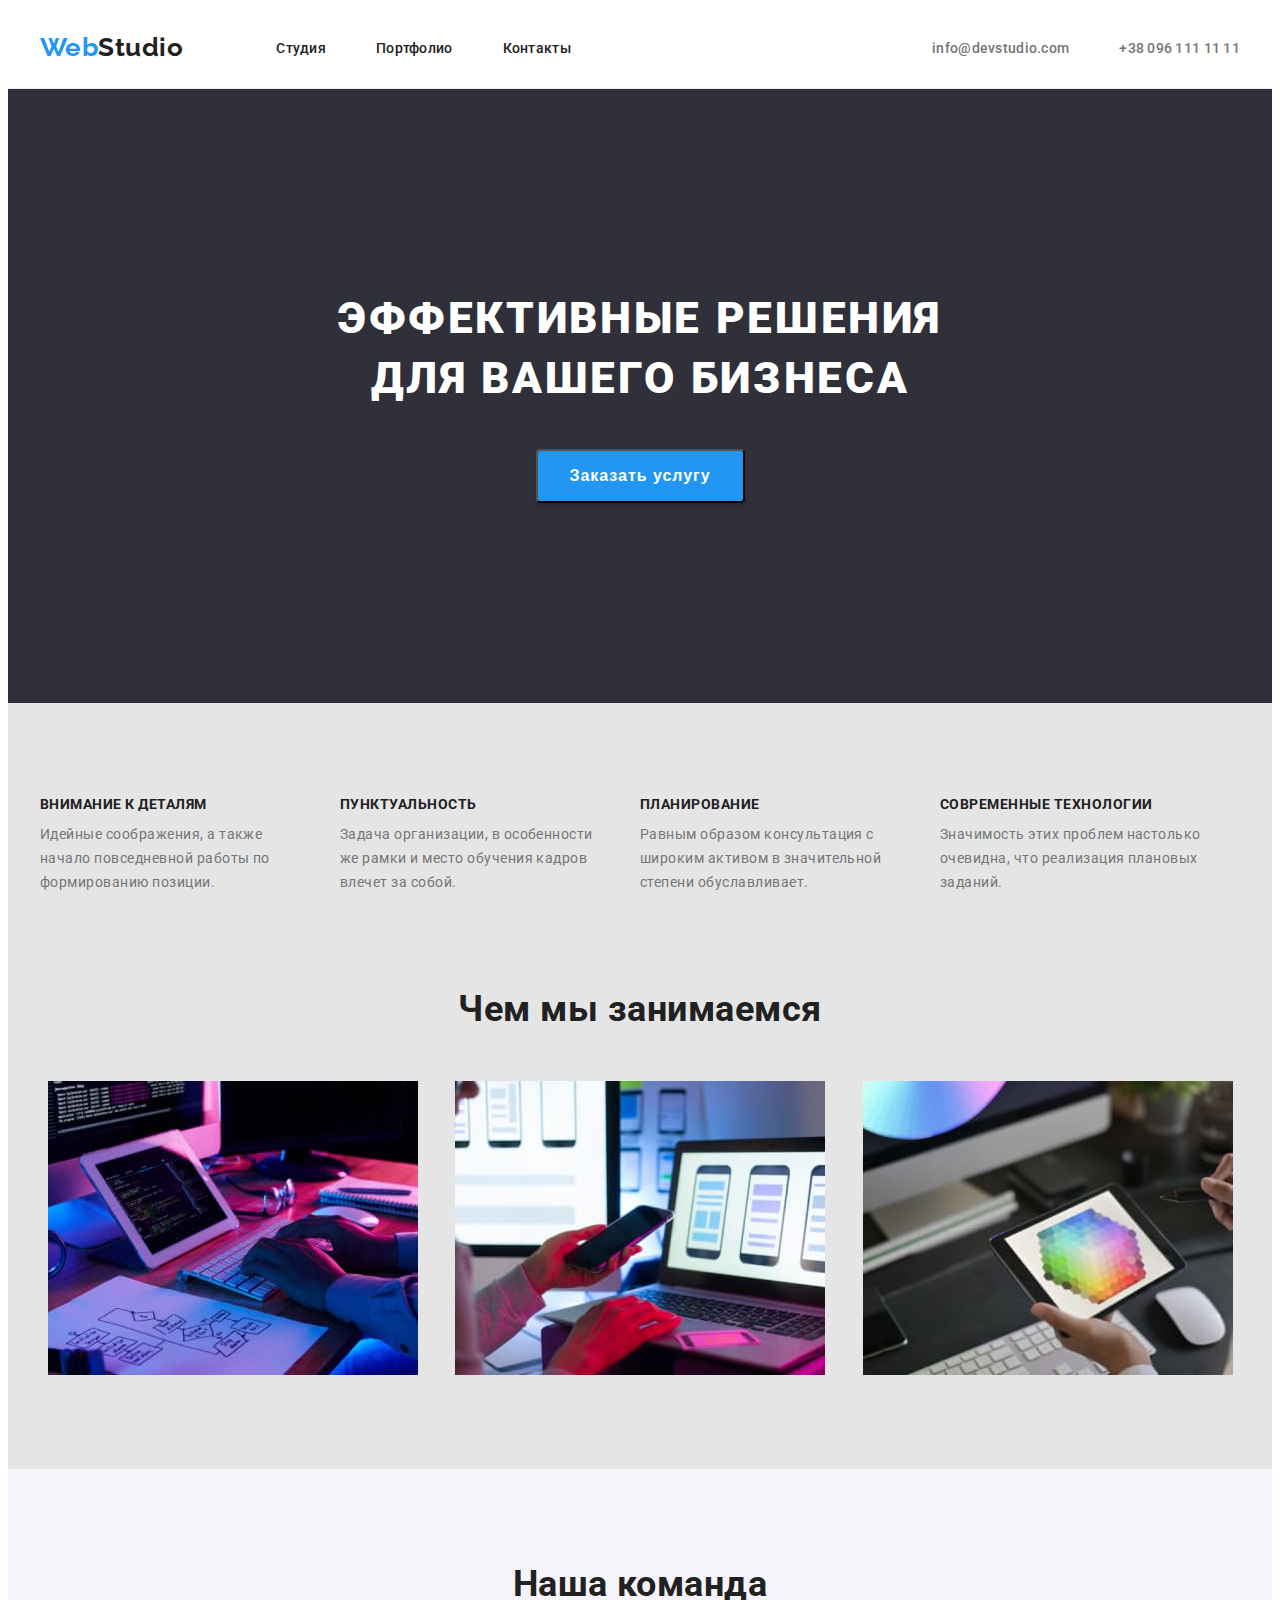
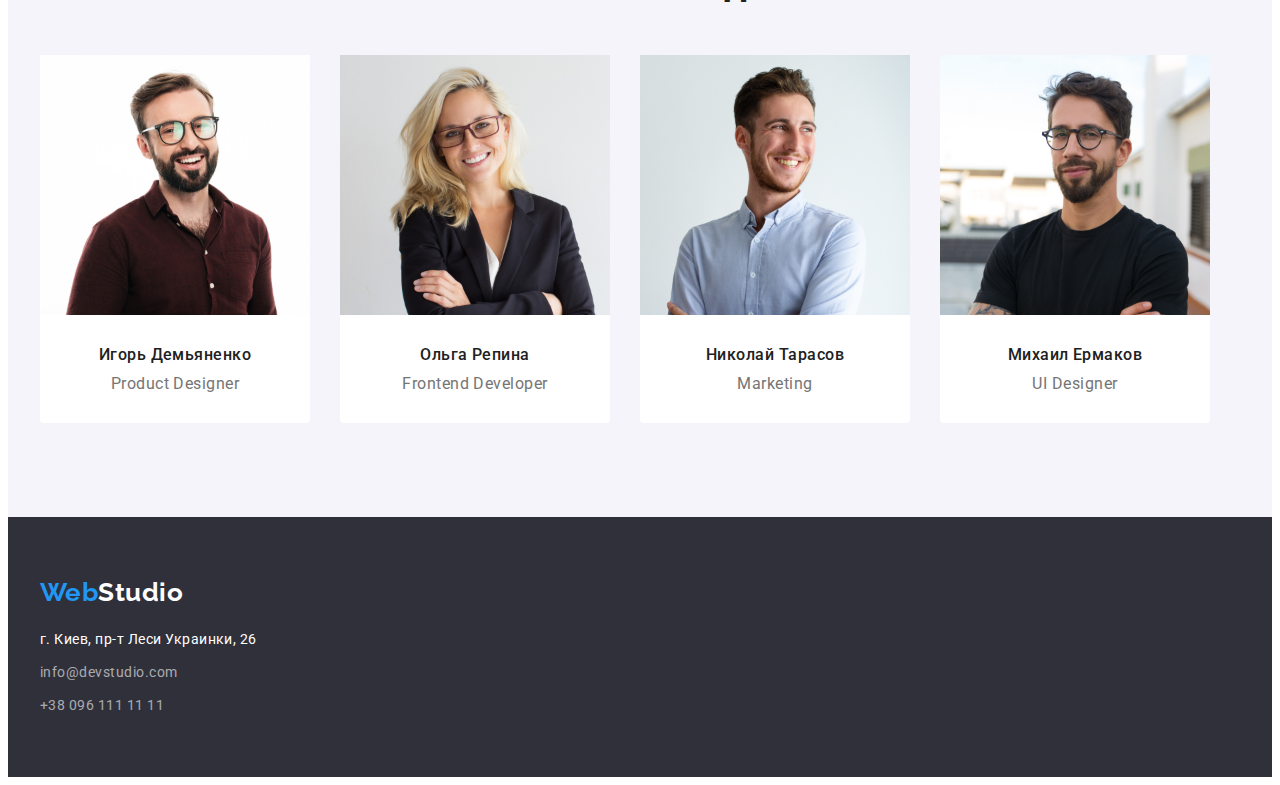
<file: index.html>
<!DOCTYPE html>
<html lang="ru">
<head>
    <meta charset="UTF-8">
    <meta http-equiv="X-UA-Compatible" content="IE=edge">
    <meta name="viewport" content="width=device-width, initial-scale=1.0">
    <title>Document</title>    
    <link rel="preconnect" href="https://fonts.googleapis.com">
    <link rel="preconnect" href="https://fonts.gstatic.com" crossorigin>
    <link href="https://fonts.googleapis.com/css2?family=Raleway:wght@700&family=Roboto:wght@400;500;700;900&display=swap"
        rel="stylesheet">
    <link rel="stylesheet" href="https://cdnjs.cloudflare.com/ajax/libs/modern-normalize/1.1.0/modern-normalize.min.css"
        integrity="sha512-wpPYUAdjBVSE4KJnH1VR1HeZfpl1ub8YT/NKx4PuQ5NmX2tKuGu6U/JRp5y+Y8XG2tV+wKQpNHVUX03MfMFn9Q=="
        crossorigin="anonymous" referrerpolicy="no-referrer" />
    <link rel="stylesheet" href="./css/styles.css" />
</head>
<body>
    
    <header class="header">
        <div class="menu container">
        <nav class="nav">
            <a href="./index.html" class="logo link">Web<span>Studio</span></a>  

            <ul class="site-nav list">
                <li class="item"><a href="./index.html" class="studio link">Студия</a></li>
                <li class="item"><a href="./portfolio.html" class="portfolio link">Портфолио</a></li>
                <li class="item"><a href="./contact" class="contact link">Контакты</a></li>
                </ul>
        </nav>

            <ul class="site-contact list"> 
                <li class="item"><a href="mailto:info@devstudio.com" class="email link">info@devstudio.com</a></li>
                <li class="item"><a href="tel:+380961111111" class="tel link">+38 096 111 11 11</a></li>
            </ul>
        </div>
    </header>

    <main>
        <section class="hero">
            <h1 class="hero-title">Эффективные решения<br> для вашего бизнеса</h1>
            <button type="button" name="Заказать услугу">Заказать услугу</button>
        </section>

        <section class="feature">
            <div class="container">
            <h2 class="feature-title">Особенности</h2>

            <ul class="list feature-list">
                <li class="item">
                    <h3 class="list-title">Внимание к деталям</h3>
                    <p class="text">Идейные соображения, а также начало повседневной работы по формированию позиции.</p>
                </li>

                <li class="item">
                    <h3 class="list-title">Пунктуальность</h3>
                    <p class="text">Задача организации, в особенности же рамки и место обучения кадров влечет за собой.</p>
                </li>

                <li class="item">
                    <h3 class="list-title">Планирование</h3>
                    <p class="text">Равным образом консультация с широким активом в значительной степени обуславливает.</p>
                </li>

                <li class="item">
                    <h3 class="list-title">Современные технологии</h3>
                    <p class="text">Значимость этих проблем настолько очевидна, что реализация плановых заданий.</p>
                </li>
            </ul>
            </div>

        </section>

        <section class="section aboutus">
            <div class="container">
            <h2 class="section-title">Чем мы занимаемся</h2>
            <ul class="list work">
                <li class="item"><img src="./images/comp.jpg" alt="Человек сидит за компьютером" width="370" /> </li>
                <li class="item"><img src="./images/tel.jpg" alt="Человек с телефоном в руках" width="370"/></li>
                <li class="item"><img src="./images/tab.jpg" alt="Человек с планшетом в руках" width="370" /></li>
            </ul>
            </div>
        </section>

        <section class="section ourteam">
            <div class="container">
            <h2 class="section-title">Наша команда</h2>
            <ul class="team list ">
                <li class="item">
                    <img src="./photo/igor.jpg" alt="Фото Игоря Демьяненко" width="270"  />
                <div class="name"><h3 class="team-title">Игорь Демьяненко</h3>
                    <p class="text">Product Designer</p></div>
                
                </li>

                <li class="item">
                    <img src="./photo/olga.jpg" alt="Фото Ольга Репина" width="270"   />
                <div class="name"><h3 class="team-title">Ольга Репина</h3>
                    <p class="text">Frontend Developer</p>
                </div>
                </li>

                <li class="item">
                    <img src="./photo/nikolay.jpg" alt="Фото Николай Тарасов" width="270"  />
                <div class="name"><h3 class="team-title">Николай Тарасов</h3>
                    <p class="text">Marketing</p>
                </div>
                </li>

                <li class="item">
                    <img src="./photo/mikhail.jpg" alt="Фото Михаил Ермаков" width="270"  />
                <div class="name"><h3 class="team-title">Михаил Ермаков</h3>
                    <p class="text">UI Designer</p>
                </div>
                </li>
            </ul>
            </div>
        </section>
    </main>

    <footer>
        <div class="container footer">

            <a href="/" class="logo link">Web<span>Studio</span></a>

            <address class="address">
                <a href="https://bit.ly/3pXMvUd" class="street link" target="_blank" rel="noopener noreferrer">г. Киев, пр-т
                Леси Украинки, 26</a>
                <a href="mailto:info@devstudio.com" class="email link">info@devstudio.com</a>
                <a href="tel:+380961111111" class="tel link">+38 096 111 11 11</a>
            </address>
        </div>
    </footer>
</body>
</html>
</file>
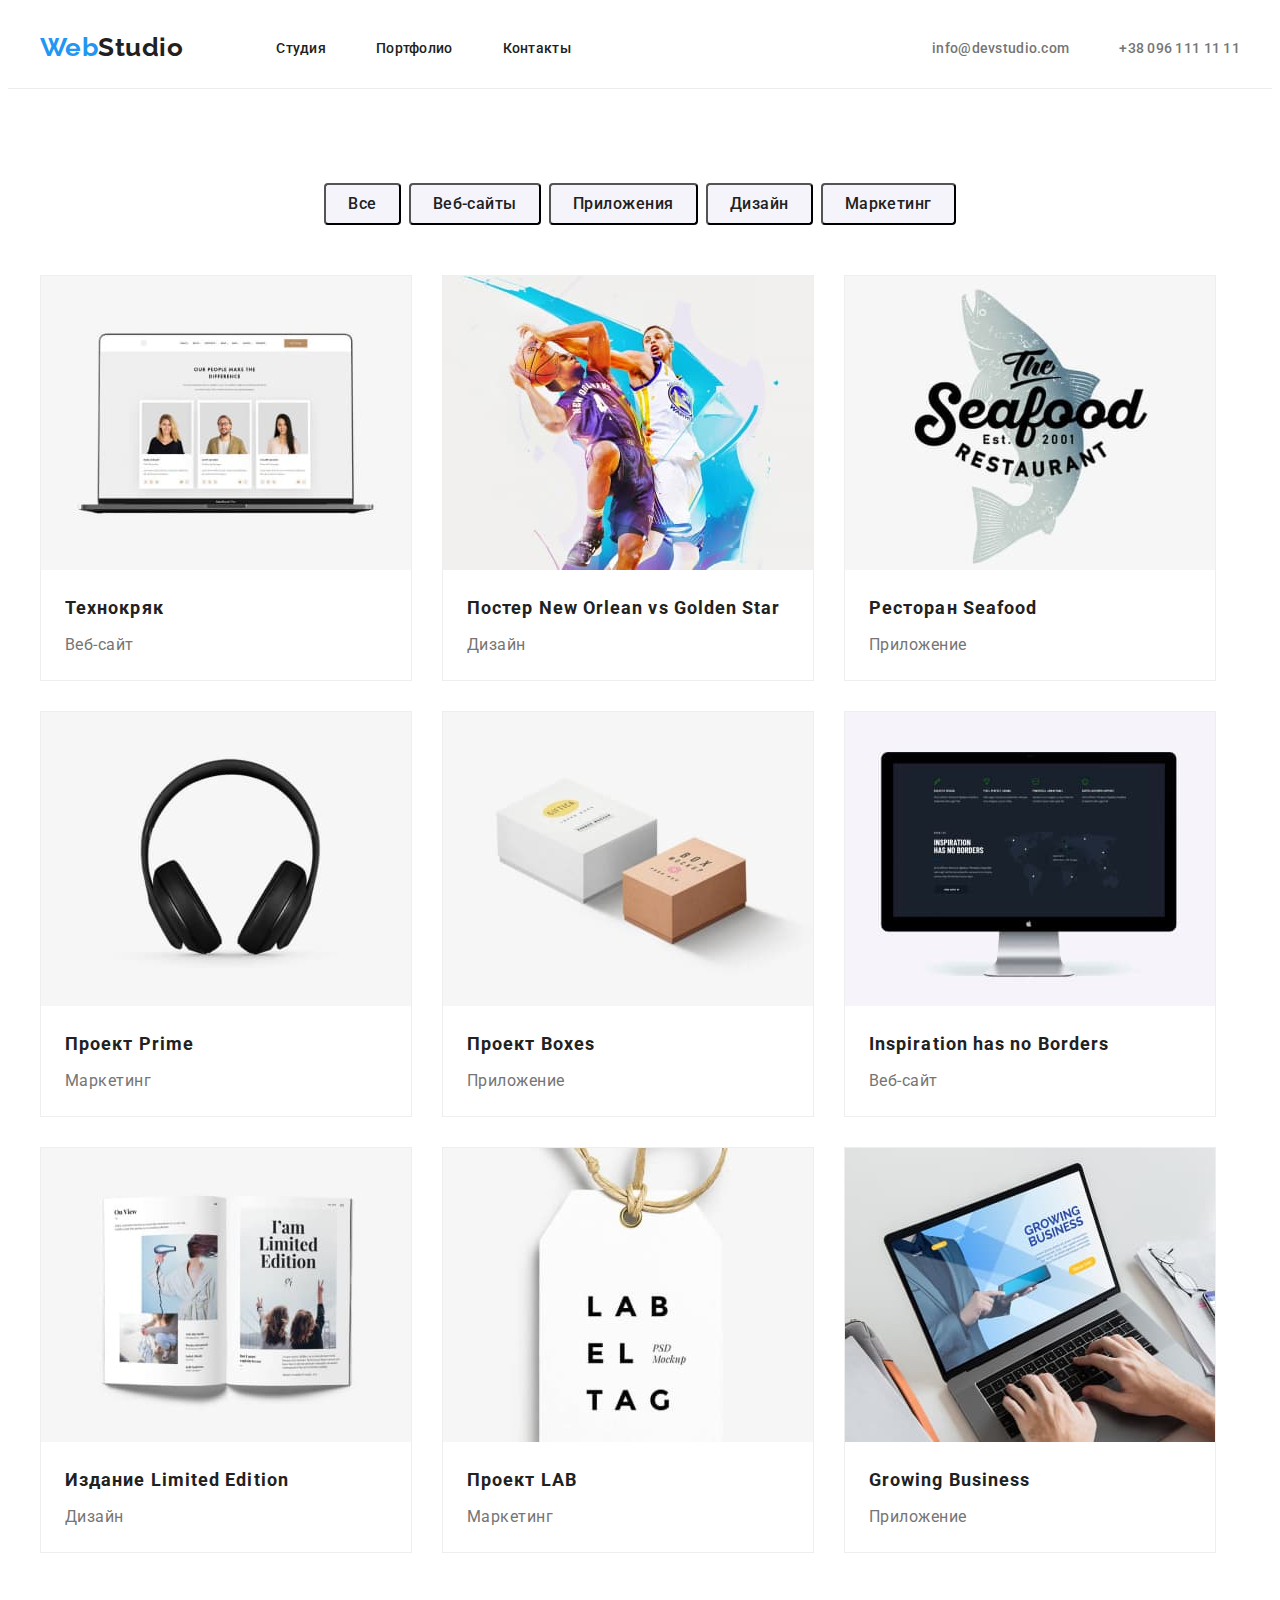
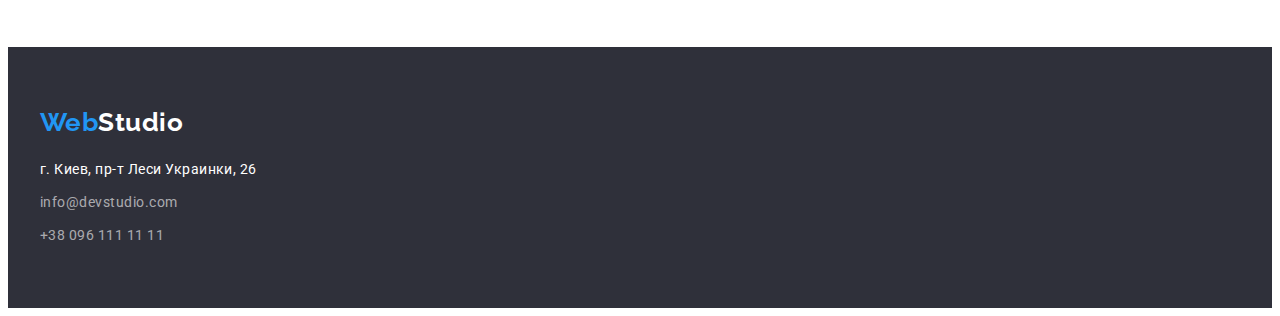
<file: portfolio.html>
<!DOCTYPE html>
<html lang="en">
<head>
    <meta charset="UTF-8">
    <meta http-equiv="X-UA-Compatible" content="IE=edge">
    <meta name="viewport" content="width=device-width, initial-scale=1.0">
    <title>portfolio</title>    
    <link rel="preconnect" href="https://fonts.googleapis.com">
    <link rel="preconnect" href="https://fonts.gstatic.com" crossorigin>
    <link href="https://fonts.googleapis.com/css2?family=Raleway:wght@700&family=Roboto:wght@400;500;700;900&display=swap"
        rel="stylesheet">
    <link rel="stylesheet" href="https://cdnjs.cloudflare.com/ajax/libs/modern-normalize/1.1.0/modern-normalize.min.css"
        integrity="sha512-wpPYUAdjBVSE4KJnH1VR1HeZfpl1ub8YT/NKx4PuQ5NmX2tKuGu6U/JRp5y+Y8XG2tV+wKQpNHVUX03MfMFn9Q=="
        crossorigin="anonymous" referrerpolicy="no-referrer" />
    <link rel="stylesheet" href="./css/styles.css" />
</head>

<body>
    <header class="header">
        <div class="menu container">
            <nav class="nav">
                <a href="./index.html" class="logo link">Web<span>Studio</span></a>
    
                <ul class="site-nav list">
                    <li class="item"><a href="./index.html" class="studio link">Студия</a></li>
                    <li class="item"><a href="./portfolio.html" class="portfolio link">Портфолио</a></li>
                    <li class="item"><a href="./contact" class="contact link">Контакты</a></li>
                </ul>
            </nav>
    
            <ul class="site-contact list">
                <li class="item"><a href="mailto:info@devstudio.com" class="email link">info@devstudio.com</a></li>
                <li class="item"><a href="tel:+380961111111" class="tel link">+38 096 111 11 11</a></li>
            </ul>
        </div>
    </header>

    <main>
        <section class="filtr">
            <h1 class="feature-title">Фильтр</h1>
            <ul class="list buttons">
                <li class="item">
                    <button type="button" name="Все">Все</button>
                </li>
                <li class="item">
                    <button type="button" name="Веб-сайты">Веб-сайты</button>
                </li>
                <li class="item">
                    <button type="button" name="Приложения">Приложения</button>
                </li>
                <li class="item">
                    <button type="button" name="Дизайн">Дизайн</button>
                </li>
                <li class="item">
                    <button type="button" name="Маркетинг">Маркетинг</button>
                </li>
            </ul>

            <ul class="projects list container">
                <li class="item"> <a href="#" class="link">
                    <img src="./images/tekhnokr.jpg" alt="Фото ноутбука" width="370"  />
                    <div class="content">
                    <h2 class="projects-title">Технокряк</h2>
                    <p class="text">Веб-сайт</p></div>
                </a>
                    
                </li>

                <li class="item"> <a href="#" class="link">
                    <img src="./images/neworleanvsgoldenstar.jpg" alt="Постер баскетбольной команды" width="370"  />
                    <div class="content">
                    <h2 class="projects-title">Постер New Orlean vs Golden Star</h2>
                    <p class="text">Дизайн</p></div></a>
                    
                </li>

                <li class="item"> <a href="#" class="link">
                    <img src="./images/seafood.jpg" alt="Логотип ресторана" width="370"  />
                    <div class="content">   
                    <h2 class="projects-title">Ресторан Seafood</h2>
                    <p class="text">Приложение</p></div></a>
                    
                </li>

                <li class="item"> <a href="#" class="link">
                    <img src="./images/prime.jpg" alt="Фото наушники" width="370"  />
                    <div class="content">
                    <h2 class="projects-title">Проект Prime</h2>
                    <p class="text">Маркетинг</p></div></a>
                    
                </li>

                <li class="item"> <a href="#" class="link">
                    <img src="./images/boxes.jpg" alt="Фото две коробки" width="370"  />
                    <div class="content">
                    <h2 class="projects-title">Проект Boxes</h2>
                    <p class="text">Приложение</p></div></a>
                    
                </li>

                <li class="item"> <a href="#" class="link">
                    <img src="./images/inspirationhasnoborders.jpg" alt="Фото монитора" width="370"  />
                    <div class="content">
                    <h2 class="projects-title">Inspiration has no Borders</h2>
                    <p class="text">Веб-сайт</p></div></a>
                    
                </li>

                <li class="item"> <a href="#" class="link">
                    <img src="./images/limitededition.jpg" alt="Фото журнал" width="370"  />
                    <div class="content">
                    <h2 class="projects-title">Издание Limited Edition</h2>
                    <p class="text">Дизайн</p></div></a>
                    
                </li>

                <li class="item"> <a href="#" class="link">
                    <img src="./images/lab.jpg" alt="Фото бирка" width="370"  />
                    <div class="content">
                    <h2 class="projects-title">Проект LAB</h2>
                    <p class="text">Маркетинг</p></div></a>
                    
                </li>

                <li class="item"> <a href="#" class="link">
                    <img src="./images/growingbusiness.jpg" alt="Фото ноутбук" width="370"  />
                    <div class="content">
                    <h2 class="projects-title">Growing Business</h2>
                    <p class="text">Приложение</p></div></a>
                    
                </li>
            </ul>
        </section>
    </main>

    <footer>
        <div class="container footer">
    
            <a href="/" class="logo link">Web<span>Studio</span></a>
    
            <address class="address">
                <a href="https://bit.ly/3pXMvUd" class="street link" target="_blank" rel="noopener noreferrer">г. Киев, пр-т
                    Леси Украинки, 26</a>
                <a href="mailto:info@devstudio.com" class="email link">info@devstudio.com</a>
                <a href="tel:+380961111111" class="tel link">+38 096 111 11 11</a>
            </address>
        </div>
    </footer>
    </body>
    
    </html>
</file>
<file: css/styles.css>
:root {
    --primary-text-color: #757575;
    --title-text-color: #212121;
    --accent-color: #2196F3;
    --primary-bg-color: #E5E5E5;
    --secondary-bg-color: #F5F4FA;
    --tertiary-bg-color: #2F303A;
    --button-text: #FFFFFF;
    --feature-gap: 30px;

}
body {
    
    color: var(--primary-text-color);
    font-family: 'Roboto', sans-serif;
    letter-spacing: 0.03em;
}
img {
    display: block;
    max-width: 100%;
    height: auto;
}
.list {
    padding: 0;
    margin: 0;

    list-style: none;
}

.container {
    width: 1200px;
    padding-left: 15px;
    padding-right: 15px;

    margin-left: auto;
    margin-right: auto;
}

a.link {
    text-decoration: none;
    outline: none;
}
.link:hover, .link:focus {
    color: var(--accent-color);
}
.logo {
    display: block ;
    

    color: var(--accent-color);
    font-family: 'Raleway', sans-serif;
    font-weight: 700;
    font-size: 26px;
    line-height: 1.19;
}
.logo > span {
    color: var(--title-text-color);
}

.menu {
    display: flex;
    align-items: center;
  
}
.nav {
    display: flex;
    align-items: center;

}
.site-nav {
    display: flex;
    margin-left: 93px;
}
.site-nav .link {
    color: var(--title-text-color);
        font-weight: 500;
        font-size: 14px;
        line-height: 1.14;
        letter-spacing: 0.02em;
}
.site-nav .link:hover,
.site-nav .link:focus {
    color: var(--accent-color);
}
.site-nav .link.current {
    color: var(--accent-color);
}
.site-nav .item + .item {
    margin-left: 50px;
}
.site-contact {
    display: flex;
    margin-left: auto
}
.site-contact .link {
    color: var(--primary-text-color);
    font-weight: 500;
    font-size: 14px;
    line-height: 1.14;
    letter-spacing: 0.02em;
}
.site-contact .link:hover,
.site-contact .link:focus {
    color: var(--accent-color);
}
.site-contact .item + .item {
    margin-left: 50px;
}
.header {
    padding-top: 24px;
    padding-bottom: 25px;
    
    background-color: var(--button-text);

    border-bottom-style: solid;
    border-bottom-width: 1px;
    border-bottom-color: #ECECEC;
    
}
.hero {
    padding-top: 200px;
    padding-bottom: 200px;

    background-color: var(--tertiary-bg-color);
}
.hero-title {
    display: block;
    margin: 0;
  

    color: var(--button-text);
    font-style: normal;
    font-weight: 900;
    font-size: 44px;
    line-height: 1.36;
    letter-spacing: 0.06em;
    text-transform: uppercase;

    text-align: center;

}

.hero button {
    display: block;
    padding: 10px 32px;
    margin-left: auto;
    margin-right: auto;
    margin-top: 40px;


    min-width: 200px;


    background-color: var(--accent-color);
    color: var(--button-text);
    box-shadow: 0px 4px 4px rgba(0, 0, 0, 0.15);
    border-radius: 4px;

    font-weight: 700;
    font-size: 16px;
    line-height: 1.88;
    letter-spacing: 0.06em;

    cursor: pointer;


}
.feature {
    padding-top: 94px;
    padding-bottom: 94px;

    background-color: var(--primary-bg-color);
}

h2,
h3 {
    margin: 0;
    padding: 0;

    color: var(--title-text-color);    
}
p {
    margin: 0;
    padding: 0;
    
    color: var(--primary-text-color);
}
.feature-list {
    display: flex;
    flex-wrap: wrap;
    

}
.feature-list > .item {
    flex-basis: calc(100% / 4 - var(--feature-gap));
    margin-left: var(--feature-gap);
    min-width: 270px;
}
.feature-list>.item:first-child {
    margin-left: 0;
}
.section-title {

    font-weight: 700;
    font-size: 36px;
    line-height: 1.17;
    text-align: center;

    
}



.feature-title {
    display: none;
}
.feature .list-title {
    font-size: 14px;
    line-height: 1.14;
    text-transform: uppercase;
}
.feature .text {
    margin-top: 10px;
    
    font-size: 14px;
    line-height: 1.71;
}
.aboutus {
    padding-bottom: 94px;
    background-color: var(--primary-bg-color);
}

.work {
    display: flex;
    flex-wrap: wrap;
    margin-top: 50px;
}
.work > .item {
    flex-basis: calc(100% / 3 - var(--feature-gap));

    min-width: 370px;
    margin-left: auto;
    margin-right: auto;
    
}
.work .item:not(:first-child) {
    margin-left: var(--feature-gap);
}


.team > .item {
    margin-left: var(--feature-gap);

}
.team>.item:first-child {
    margin-left: 0;
}
.ourteam {
    background-color: var(--secondary-bg-color);
    padding-top: 94px;
    padding-bottom: 94px;
}
.team {
    display: flex;
    flex-wrap: wrap;
    margin-top: 50px;
    
}
.team > .item {
    flex-basis: calc(100% / 4 - var(--feature-gap));
    margin-left: var(--feature-gap);
    min-width: 270px;

    background-color: var(--button-text);
    border-bottom-left-radius: 4px;
    border-bottom-right-radius: 4px;
}
.team .team-title {
    text-align: center;
    
    font-weight: 500;
    font-size: 16px;
    line-height: 1.19;
    
}
.team .text {
    text-align: center;
    margin-top: 10px;

    font-size: 16px;
    line-height: 1.19;
    color: var(--primary-text-color);
}
.name {
    padding-top: var(--feature-gap);
    padding-bottom: var(--feature-gap);
}
footer {
    padding-top: 60px;
    padding-bottom: 60px;
    background-color: var(--tertiary-bg-color);
}

.footer .logo > span {
    color: var(--button-text);
}
.address .link{
    color: var(--button-text);
    font-style: normal;
    font-weight: 400;
    font-size: 14px;
    line-height: 1.71;
}
.address .email, .address .tel {
    display: block;
    margin-top: 9px;

    color: rgba(255, 255, 255, 0.6);
    font-style: normal;
    
}
.address {
    margin-top: 20px;
}


/*portfolio*/
.filtr {
    padding-top: 94px;
    padding-bottom: 94px;

    
}

.filtr .buttons {
    display: flex;
    justify-content: center;
    
    

}
.filtr button {
    display: block;
    padding: 6px 22px;

    font-family: 'Roboto', sans-serif;
    letter-spacing: 0.03em;
    
    background-color: var(--secondary-bg-color);
    color: var(--title-text-color);
    border-radius: 4px;

    font-weight: 500;
    font-size: 16px;
    line-height: 1.63;
    cursor: pointer;
}
.filtr button:hover,
.filtr button:focus {
    color: var(--button-text);
    background-color: var(--accent-color);
}
.buttons > .item:not(:first-child) {
    margin-left: 8px;
    
}
.projects {
    
    display: flex;
    flex-wrap: wrap;
    
    margin-left: auto;
    margin-right: auto;
    margin-top: 50px;
   
    
}
.projects > .item {
    width: 370px;
    margin-left: var(--feature-gap);
    margin-top: var(--feature-gap);
    

    background-color: var(--button-text);
    border: 1px solid #EEEEEE;
    
}
.projects>.item:nth-child(3n+1) {
    margin-left: 0;
}
.projects>.item:nth-child(-n+3) {
    margin-top: 0;
}
.projects-title {

    font-weight: 700;
    font-size: 18px;
    line-height: 2.00;
    letter-spacing: 0.06em;
}
.projects .text {
    margin-top: 4px;
    
    font-weight: 400;
    font-size: 16px;
    line-height: 1.88;
    color: var(--primary-text-color);
}
.content {
    padding-left: 24px;
    padding-right: 24px;
    padding-top: 20px;
    padding-bottom: 20px;

    
}
</file>
